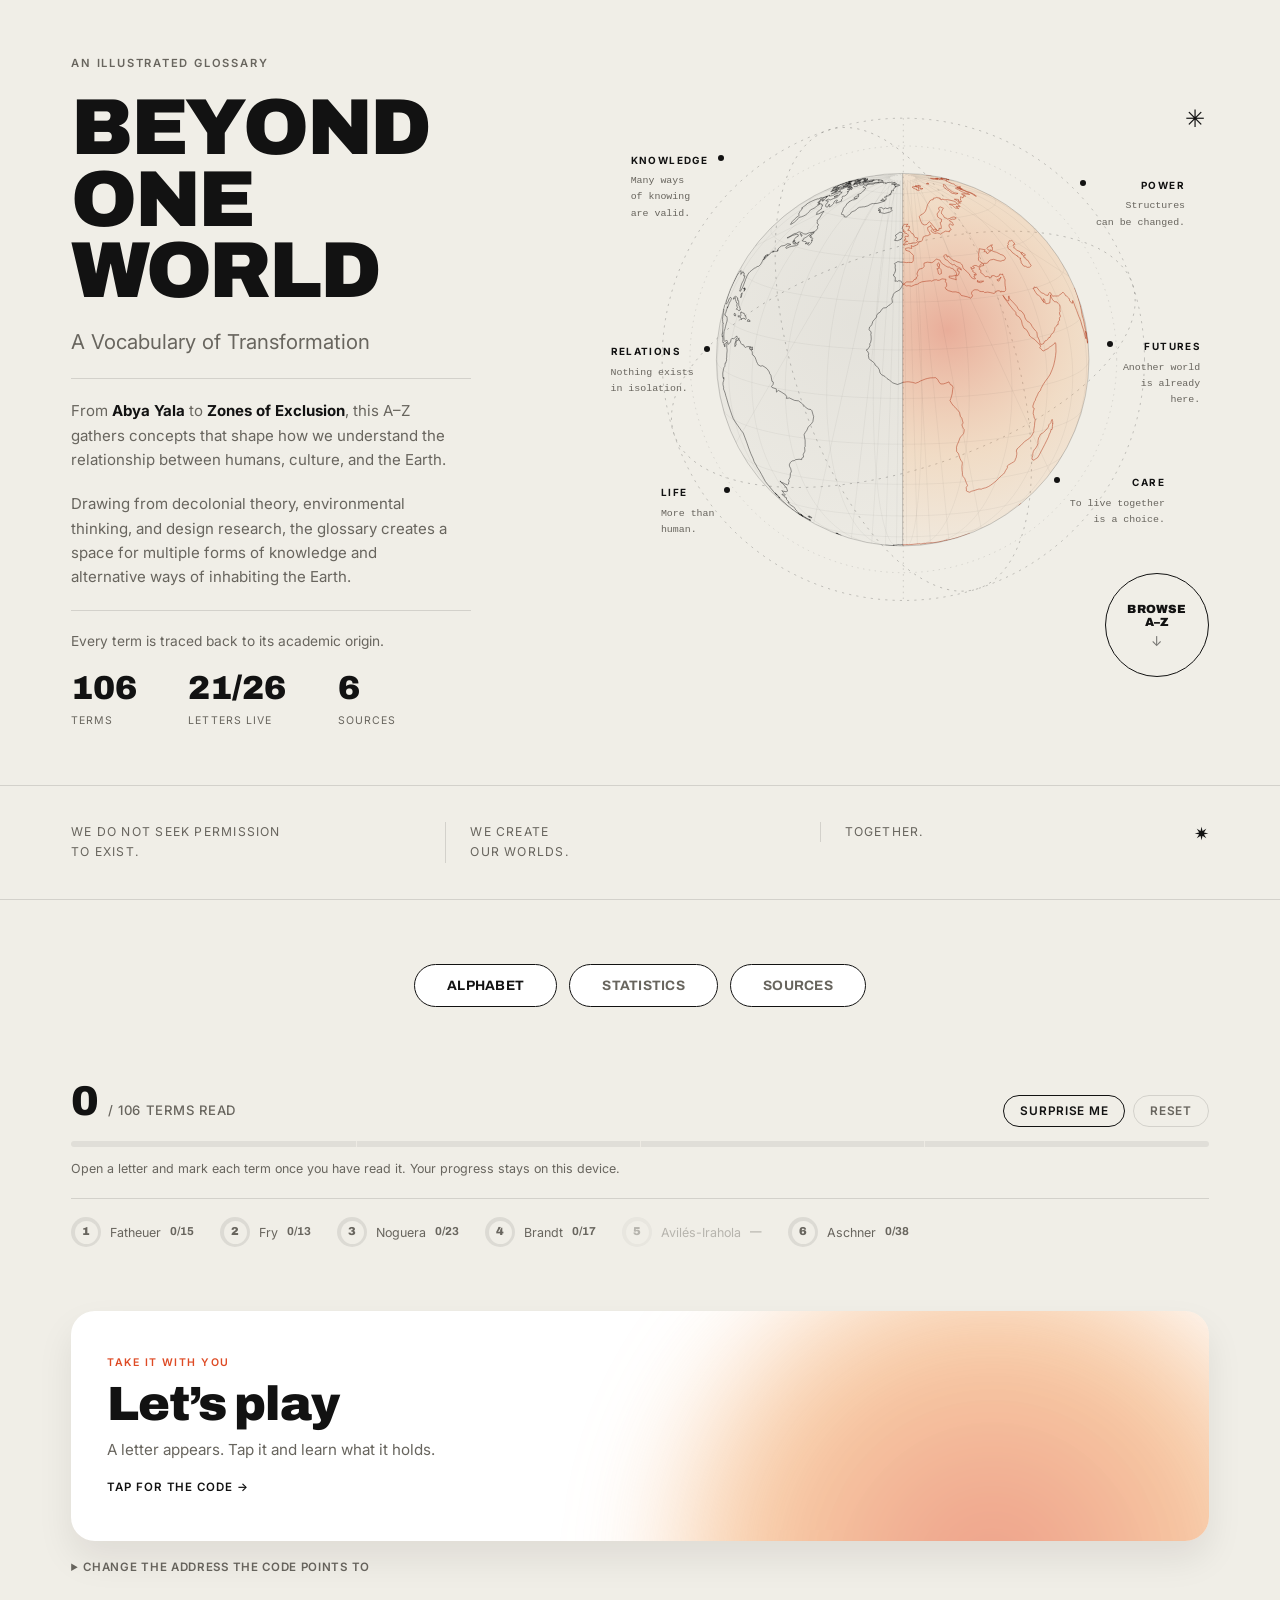
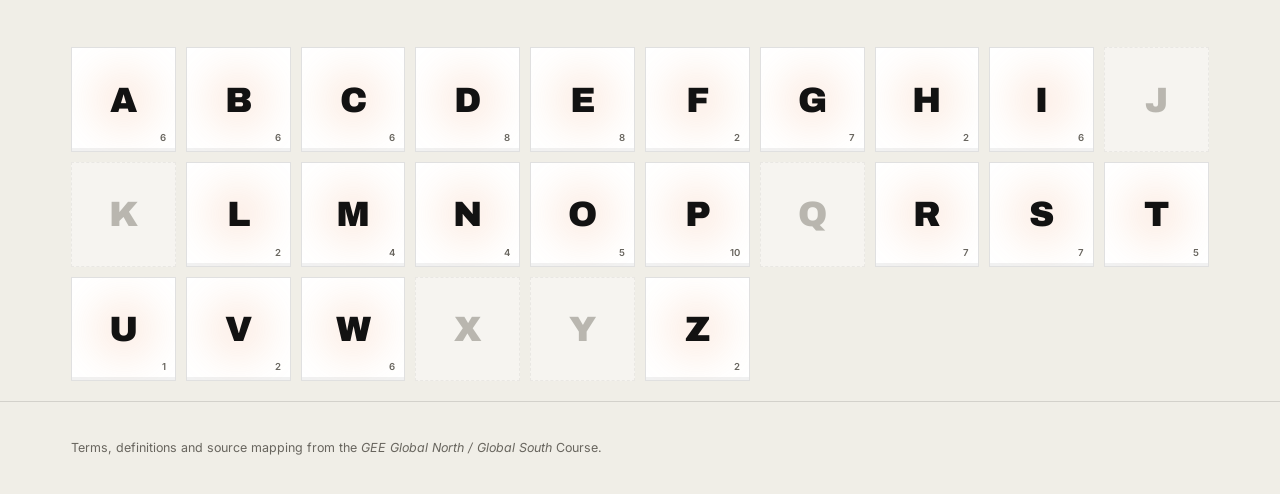
<file: index.html>
<!doctype html>
<html lang="en">
<head>
<meta charset="UTF-8">
<meta name="viewport" content="width=device-width, initial-scale=1.0">
<title>Vocabulary — Global North / Global South</title>
<meta name="description" content="An illustrated A–Z of terms around Global North and Global South, linked to their academic sources.">
<link rel="preconnect" href="https://fonts.googleapis.com">
<link rel="preconnect" href="https://fonts.gstatic.com" crossorigin>
<link href="https://fonts.googleapis.com/css2?family=Archivo:wght@500;700;900&family=Inter:wght@400;500;600;700&display=swap" rel="stylesheet">
<link rel="stylesheet" href="styles.css?v=20260728120611">
</head>
<body>

<header class="site-header">
  <div class="wrap hero">

    <div class="hero-main">
      <p class="eyebrow">An illustrated glossary</p>
      <h1>Beyond<br>One<br>World</h1>
      <p class="hero-subtitle">A Vocabulary of Transformation</p>

      <div class="hero-rule"></div>

      <p class="intro">
        From <strong>Abya Yala</strong> to <strong>Zones of Exclusion</strong>, this A–Z gathers
        concepts that shape how we understand the relationship between humans, culture, and the Earth.
      </p>
      <p class="intro">
        Drawing from decolonial theory, environmental thinking, and design research, the glossary
        creates a space for multiple forms of knowledge and alternative ways of inhabiting the Earth.
      </p>

      <div class="hero-rule"></div>

      <p class="intro-note">Every term is traced back to its academic origin.</p>

      <dl class="stats">
        <div><dt id="stat-terms">–</dt><dd>terms</dd></div>
        <div><dt id="stat-letters">–</dt><dd>letters live</dd></div>
        <div><dt>6</dt><dd>sources</dd></div>
      </dl>
    </div>

    <div class="hero-globe">
      <span class="hero-star" aria-hidden="true">✳</span>

      <div class="globe-stage">
        <svg class="orbits" viewBox="0 0 800 800" aria-hidden="true">
          <g class="orbit-spin">
            <ellipse cx="400" cy="400" rx="330" ry="330"/>
            <ellipse cx="400" cy="400" rx="330" ry="150" transform="rotate(-18 400 400)"/>
            <ellipse cx="400" cy="400" rx="150" ry="330" transform="rotate(-18 400 400)"/>
            <ellipse cx="400" cy="400" rx="292" ry="292" class="orbit-faint"/>
          </g>
          <line class="meridian" x1="400" y1="70" x2="400" y2="730"/>
        </svg>

        <div class="globe" id="globe-live"></div>

        <ul class="notes">
          <li class="note note-knowledge"><b>Knowledge</b><span>Many ways<br>of knowing<br>are valid.</span></li>
          <li class="note note-power"><b>Power</b><span>Structures<br>can be changed.</span></li>
          <li class="note note-relations"><b>Relations</b><span>Nothing exists<br>in isolation.</span></li>
          <li class="note note-futures"><b>Futures</b><span>Another world<br>is already<br>here.</span></li>
          <li class="note note-life"><b>Life</b><span>More than<br>human.</span></li>
          <li class="note note-care"><b>Care</b><span>To live together<br>is a choice.</span></li>
        </ul>
      </div>

      <a class="hero-badge" href="#alphabet" aria-label="Browse the A–Z">
        <span class="hero-badge-label">Browse<br>A–Z</span>
        <span class="hero-badge-arrow" aria-hidden="true">↓</span>
      </a>
    </div>

  </div>

  <div class="creed">
    <div class="wrap creed-inner">
      <p>We do not seek permission<br>to exist.</p>
      <p>We create<br>our worlds.</p>
      <p>Together.</p>
      <span class="creed-mark" aria-hidden="true">✷</span>
    </div>
  </div>
</header>

<main class="wrap">
  <nav class="section-tabs" aria-label="Sections">
    <button class="tab-btn is-active" data-tab="alphabet" aria-selected="true">Alphabet</button>
    <button class="tab-btn" data-tab="stats" aria-selected="false">Statistics</button>
    <button class="tab-btn" data-tab="sources" aria-selected="false">Sources</button>
  </nav>

  <div id="tab-alphabet" class="tab-panel">
    <section class="discovery" aria-label="Reading progress">
      <div class="disc-top">
        <div class="disc-count">
          <span id="disc-found">0</span><span class="disc-of">/ <span id="disc-total">0</span> terms read</span>
        </div>
        <div class="disc-actions">
          <button id="disc-random" class="disc-btn">Surprise me</button>
          <button id="disc-reset" class="disc-btn is-quiet">Reset</button>
        </div>
      </div>
      <div class="disc-track" role="progressbar" aria-valuemin="0" aria-valuemax="100" aria-valuenow="0">
        <span id="disc-fill" class="disc-fill"></span>
        <span class="disc-mark" style="left:25%"></span>
        <span class="disc-mark" style="left:50%"></span>
        <span class="disc-mark" style="left:75%"></span>
      </div>
      <p class="disc-hint">Open a letter and mark each term once you have read it. Your progress stays on this device.</p>
      <div id="disc-medals" class="disc-medals"></div>
    </section>

    <section class="handoff" aria-label="Play on your phone">
      <button id="flip" class="flip" aria-expanded="false">
        <span class="flip-inner">

          <span class="flip-face flip-front">
            <span class="flip-blob" aria-hidden="true"></span>
            <span class="flip-eyebrow">Take it with you</span>
            <span class="flip-title">Let’s play</span>
            <span class="flip-sub">A letter appears. Tap it and learn what it holds.</span>
            <span class="flip-hint">Tap for the code →</span>
          </span>

          <span class="flip-face flip-back">
            <span class="flip-qr" id="qr"></span>
            <span class="flip-back-text">
              <span class="flip-eyebrow">Scan to play</span>
              <span id="qr-url" class="flip-url"></span>
              <span class="flip-hint">Tap to turn back</span>
            </span>
          </span>

        </span>
      </button>

      <details class="handoff-adv">
        <summary>Change the address the code points to</summary>
        <p id="handoff-note" class="handoff-note" hidden></p>
        <label class="handoff-field">
          <span>Address your phone should open</span>
          <input id="handoff-url" type="text" inputmode="url" spellcheck="false" autocomplete="off">
        </label>
        <a id="handoff-open" class="handoff-open" href="play.html">Or just play here ↗</a>
      </details>
    </section>

    <section id="alphabet" class="alphabet" aria-label="Alphabet">
      <!-- letter tiles injected by app.js -->
    </section>

    <section id="wordpanel" class="wordpanel" hidden>
      <div class="wordpanel-head">
        <div class="wordpanel-letter" id="wp-letter"></div>
        <button id="wp-close" class="close-btn" aria-label="Close">✕</button>
      </div>
      <div id="wp-cards" class="cards"></div>
    </section>
  </div>

  <div id="cursor-tag" class="cursor-tag" aria-hidden="true"><span>Explore</span></div>

  <div id="toast" class="toast" role="status" aria-live="polite" hidden>
    <span class="toast-mark" id="toast-mark"></span>
    <span><strong id="toast-title"></strong><em id="toast-body"></em></span>
  </div>

  <div id="tab-sources" class="tab-panel" hidden>
    <section id="sources" class="sources">
      <h2>Sources</h2>
      <p class="sources-note">The numbers on each term refer to these academic texts. Each one links to the original text.</p>
      <ol id="sources-list" class="sources-list"></ol>
    </section>
  </div>

  <div id="tab-stats" class="tab-panel" hidden>
    <section class="stats-page">
      <h2>Statistics</h2>
      <p class="sources-note">
        A qualitative concept analysis of the six sources. Every text was read against the same
        framework, so the profiles can be compared: concepts are grouped, counted, and categorised
        by frequency using fixed thresholds.
      </p>
      <p class="sources-note method-note">
        <strong>Method.</strong> All frequencies are counted directly from the source PDFs. Running
        page headers and the reference list are removed before counting, and each concept group is
        matched by an explicit set of word forms, so no occurrence is counted under two groups.
        Alongside frequency, each concept records the number of pages it appears on — a concept can
        be frequent yet confined to one stretch of a text.
      </p>

      <nav class="stats-level-nav" aria-label="Statistics levels">
        <button class="level-btn is-active" data-level="glossary">Glossary</button>
        <button class="level-btn" data-level="source">Source profiles</button>
        <button class="level-btn" data-level="compare">Comparison</button>
        <button class="level-btn" data-level="network">Network</button>
      </nav>

      <!-- ---------- Level 0: the glossary itself ---------- -->
      <div class="level-panel" data-level-panel="glossary">
        <h3 class="stats-subhead">Terms per letter</h3>
        <div class="radial-wrap">
          <div class="radial-chart-box">
            <div class="radial-glow" aria-hidden="true"></div>
            <svg id="radial-letters" viewBox="0 0 400 400"></svg>
            <div class="radial-center-label">
              <span id="radial-total">–</span>
              <span>terms</span>
            </div>
          </div>
        </div>

        <h3 class="stats-subhead">Terms per source</h3>
        <div id="stats-sources" class="stat-cards"></div>
      </div>

      <!-- ---------- Level 1: one source at a time ---------- -->
      <div class="level-panel" data-level-panel="source" hidden>
        <div class="source-picker">
          <label for="stat-source-select">Source</label>
          <div class="select-shell">
            <select id="stat-source-select"></select>
            <span class="select-arrow" aria-hidden="true">▾</span>
          </div>
        </div>
        <div id="source-profile" class="source-profile" aria-live="polite"></div>
        <div id="word-freq-sections"></div>
      </div>

      <!-- ---------- Level 2: the six texts against each other ---------- -->
      <div class="level-panel" data-level-panel="compare" hidden>
        <div id="compare-sections"></div>
      </div>

      <!-- ---------- Level 3: concepts as a network ---------- -->
      <div class="level-panel" data-level-panel="network" hidden>
        <div id="network-sections"></div>
      </div>
    </section>
  </div>
</main>

<footer class="site-footer">
  <div class="wrap">
    <p>Terms, definitions and source mapping from the <em>GEE Global North / Global South</em> Course.</p>
  </div>
</footer>

<script src="assets/globe-data.js"></script>
<script src="globe.js"></script>
<script src="qr.js?v=20260728120611"></script>
<script src="data.js?v=20260728120611"></script>
<script src="app.js?v=20260728120611"></script>
</body>
</html>
</file>
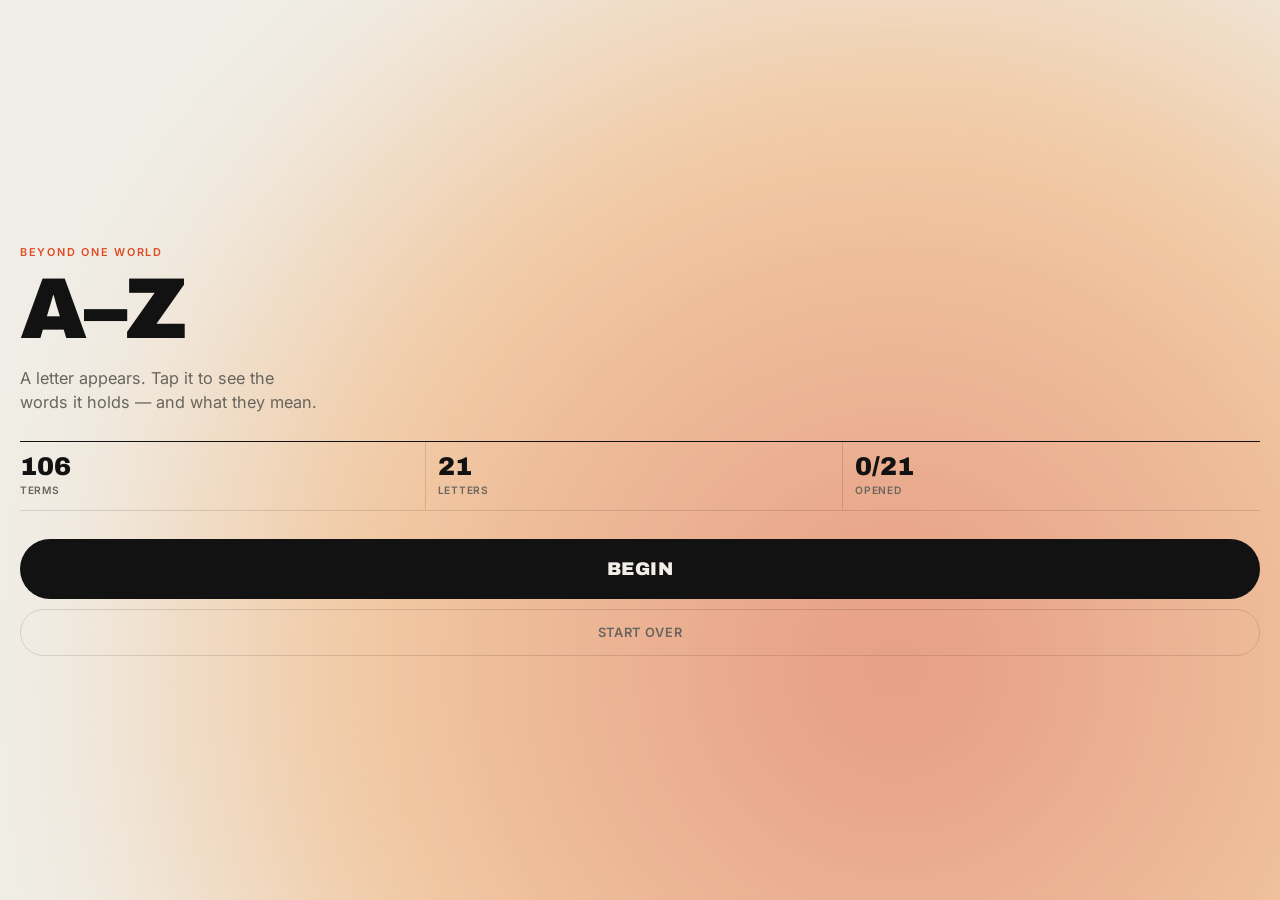
<file: play.html>
<!doctype html>
<html lang="en">
<head>
<meta charset="UTF-8">
<meta name="viewport" content="width=device-width, initial-scale=1.0, viewport-fit=cover, maximum-scale=1.0, user-scalable=no">
<meta name="theme-color" content="#F0EEE7">
<title>A–Z — Beyond One World</title>
<meta name="description" content="A letter appears. Tap it and learn what it holds.">
<link rel="preconnect" href="https://fonts.googleapis.com">
<link rel="preconnect" href="https://fonts.gstatic.com" crossorigin>
<link href="https://fonts.googleapis.com/css2?family=Archivo:wght@700;900&family=Inter:wght@400;500;600;700&display=swap" rel="stylesheet">
<link rel="stylesheet" href="play.css">
</head>
<body>

<!-- ---------------- start ---------------- -->
<section id="screen-start" class="screen is-on">
  <div class="start-blob" aria-hidden="true"></div>
  <p class="eyebrow">Beyond One World</p>
  <h1>A–Z</h1>
  <p class="start-lead">A letter appears. Tap it to see the words it holds — and what they mean.</p>
  <dl class="start-facts">
    <div><dt id="fact-terms">–</dt><dd>terms</dd></div>
    <div><dt id="fact-letters">–</dt><dd>letters</dd></div>
    <div><dt id="fact-seen">–</dt><dd>opened</dd></div>
  </dl>
  <button id="btn-start" class="big-btn">Begin</button>
  <button id="btn-reset" class="ghost-btn">Start over</button>
</section>

<!-- ---------------- the letter ---------------- -->
<section id="screen-letter" class="screen">
  <header class="mini-hud">
    <span id="hud-progress" class="hud-progress"></span>
    <button id="btn-quit" class="quit-btn" aria-label="Back to start">✕</button>
  </header>

  <button id="letter-card" class="letter-card" aria-label="Open this letter">
    <span class="letter-blob" aria-hidden="true"></span>
    <span id="letter-glyph" class="letter-glyph">A</span>
    <span id="letter-count" class="letter-count"></span>
  </button>

  <p class="letter-hint">Tap the letter</p>
</section>

<!-- ---------------- the words ---------------- -->
<section id="screen-words" class="screen">
  <header class="words-head">
    <span id="words-letter" class="words-letter">A</span>
    <div class="words-meta">
      <strong id="words-count"></strong>
      <em id="words-sub"></em>
    </div>
    <button id="btn-close" class="quit-btn" aria-label="Back">✕</button>
  </header>

  <div id="word-list" class="word-list"></div>

  <button id="btn-next" class="big-btn">Next letter</button>
</section>

<!-- ---------------- done ---------------- -->
<section id="screen-done" class="screen">
  <p class="eyebrow">That is the whole alphabet</p>
  <h1>Done</h1>
  <p class="start-lead">You opened every letter that holds a word. <span id="done-count"></span></p>
  <button id="btn-restart" class="big-btn">Go round again</button>
  <a id="link-home" class="ghost-btn" href="index.html">Back to the glossary</a>
</section>

<script src="data.js"></script>
<script src="play.js"></script>
</body>
</html>
</file>
<file: styles.css>
:root {
  --accent: #DE4B25;
  --accent-soft: #F2A25C;

  --bg: #F0EEE7;
  --ink: #121212;
  --ink-soft: #68655E;
  --paper: #FFFFFF;
  --line: rgba(18, 18, 18, 0.13);

  /* Concept families — five muted tones tuned to the warm off-white paper */
  --fam-eco: #4E7F63;
  --fam-pol: #DE4B25;
  --fam-dec: #8E4468;
  --fam-soc: #46688C;
  --fam-des: #C4862A;

  --font-display: 'Archivo', sans-serif;
  --font-body: 'Inter', sans-serif;

  /* vertical rhythm — one scale the whole page breathes from */
  --gap-xs: 10px;
  --gap-s:  20px;
  --gap-m:  36px;
  --gap-l:  64px;
  --gap-xl: 104px;
}

* { box-sizing: border-box; }

html { scroll-behavior: smooth; }

body {
  margin: 0;
  background: var(--bg);
  color: var(--ink);
  font-family: var(--font-body);
  line-height: 1.55;
}

.wrap {
  max-width: 1240px;
  margin: 0 auto;
  padding: 0 clamp(24px, 4vw, 56px);
}

/* ---------- Header / Hero ---------- */

.site-header {
  border-bottom: 1px solid var(--line);
  padding: var(--gap-s) 0 0;
  overflow: hidden;
  display: flex;
  flex-direction: column;
  min-height: 100svh;
}

/* auto side-margins would stop a flex item stretching, so state the width */
.site-header > .wrap { width: 100%; }

.hero {
  position: relative;
  display: grid;
  grid-template-columns: minmax(0, 0.86fr) minmax(0, 1.14fr);
  column-gap: clamp(40px, 5vw, 88px);
  align-items: center;
  flex: 1;
  padding-bottom: var(--gap-s);
}

.hero-main { grid-column: 1; }

.eyebrow {
  font-family: var(--font-body);
  font-weight: 600;
  letter-spacing: 0.16em;
  text-transform: uppercase;
  font-size: 0.7rem;
  color: var(--ink-soft);
  margin: 0 0 var(--gap-s);
}

h1 {
  font-family: var(--font-display);
  font-weight: 900;
  font-size: clamp(2.2rem, min(6.2vw, 9vh), 5rem);
  line-height: 0.9;
  margin: 0;
  color: var(--ink);
  text-transform: uppercase;
  letter-spacing: -0.03em;
}

.hero-subtitle {
  font-family: var(--font-body);
  font-weight: 400;
  font-size: clamp(1rem, 1.6vw, 1.3rem);
  color: var(--ink-soft);
  margin: var(--gap-s) 0 0;
}

.hero-rule {
  height: 1px;
  background: var(--line);
  margin: var(--gap-s) 0;
  max-width: 400px;
}

.intro {
  margin: 0 0 var(--gap-s);
  font-size: 0.94rem;
  line-height: 1.62;
  color: var(--ink-soft);
  max-width: 42ch;
}

.intro strong { color: var(--ink); font-weight: 700; }

.intro-note {
  margin: 0;
  font-size: 0.86rem;
  color: var(--ink-soft);
}

.stats {
  display: flex;
  gap: clamp(32px, 4vw, 60px);
  margin: var(--gap-s) 0 0;
}

.stats dt {
  font-family: var(--font-display);
  font-weight: 900;
  font-size: clamp(1.5rem, 2.6vw, 2.1rem);
  line-height: 1;
  color: var(--ink);
}

.stats dd {
  margin: 8px 0 0;
  font-size: 0.66rem;
  text-transform: uppercase;
  letter-spacing: 0.1em;
  color: var(--ink-soft);
}

/* ---- the globe ---- */

.hero-globe {
  grid-column: 2;
  position: relative;
  display: flex;
  align-items: center;
  justify-content: center;
  min-height: 0;
  padding-bottom: 66px;   /* clearance so the badge never sits on a note */
}

.hero-star {
  position: absolute;
  top: 0;
  right: 4px;
  font-size: 1.5rem;
  color: var(--ink);
  line-height: 1;
}

.globe-stage {
  position: relative;
  width: min(100%, 620px, 56vh);
  aspect-ratio: 1 / 1;
  display: flex;
  align-items: center;
  justify-content: center;
}

.orbits {
  position: absolute;
  inset: -8%;
  width: 116%;
  height: 116%;
  overflow: visible;
}

.orbits ellipse {
  fill: none;
  stroke: var(--ink);
  stroke-opacity: 0.3;
  stroke-width: 1;
  stroke-dasharray: 3 7;
}

.orbits .orbit-faint { stroke-opacity: 0.16; stroke-dasharray: 2 6; }

.orbits .meridian {
  stroke: var(--ink);
  stroke-opacity: 0.22;
  stroke-width: 1;
  stroke-dasharray: 2 6;
}

/* a very slow turn, so the drawing feels alive without asking for attention */
.orbit-spin {
  transform-origin: 400px 400px;
  animation: orbitTurn 240s linear infinite;
}

@keyframes orbitTurn { to { transform: rotate(360deg); } }

.globe {
  position: relative;
  z-index: 1;
  width: 84%;
  display: block;
}

.globe svg { display: block; width: 100%; height: auto; overflow: visible; }

/* ---- the six notes ---- */

.notes {
  position: absolute;
  inset: 0;
  list-style: none;
  margin: 0;
  padding: 0;
  z-index: 2;
  pointer-events: none;
}

.note {
  position: absolute;
  width: max-content;
  max-width: 15ch;
}

.note b {
  display: block;
  font-family: var(--font-body);
  font-weight: 700;
  font-size: 0.62rem;
  letter-spacing: 0.14em;
  text-transform: uppercase;
  color: var(--ink);
  margin-bottom: 5px;
}

.note span {
  display: block;
  font-family: ui-monospace, "SF Mono", Menlo, monospace;
  font-size: 0.62rem;
  line-height: 1.65;
  color: var(--ink-soft);
}

/* the little terminal dot on the orbit */
.note::after {
  content: "";
  position: absolute;
  top: 2px;
  width: 6px;
  height: 6px;
  border-radius: 50%;
  background: var(--ink);
}

.note-knowledge { top: 9%;  left: -4%; }
.note-relations { top: 47%; left: -8%; }
.note-life      { top: 75%; left: 2%; }
.note-power     { top: 14%; right: -6%; text-align: right; }
.note-futures   { top: 46%; right: -9%; text-align: right; }
.note-care      { top: 73%; right: -2%; text-align: right; }

.note-knowledge::after,
.note-relations::after,
.note-life::after { right: -16px; }

.note-power::after,
.note-futures::after,
.note-care::after { left: -16px; }

/* ---- browse badge ---- */

.hero-badge {
  position: absolute;
  right: 0;
  bottom: 0;
  width: 104px;
  height: 104px;
  border-radius: 50%;
  border: 1px solid var(--ink);
  display: flex;
  flex-direction: column;
  align-items: center;
  justify-content: center;
  gap: 6px;
  text-align: center;
  text-decoration: none;
  color: var(--ink);
  background: var(--bg);
  transition: background 0.25s ease, color 0.25s ease, transform 0.25s ease;
}

.hero-badge-label {
  font-family: var(--font-display);
  font-weight: 900;
  font-size: 0.74rem;
  letter-spacing: 0.01em;
  text-transform: uppercase;
  line-height: 1.1;
}

.hero-badge-arrow { font-size: 0.85rem; line-height: 1; opacity: 0.55; }

.hero-badge:hover { background: var(--ink); color: var(--bg); transform: scale(1.03); }
.hero-badge:hover .hero-badge-arrow { opacity: 1; transform: translateY(2px); }

/* ---- the creed band ---- */

.creed {
  border-top: 1px solid var(--line);
  padding: var(--gap-m) 0;
  margin-top: auto;
}

.creed-inner {
  position: relative;
  display: grid;
  grid-template-columns: repeat(3, 1fr) auto;
  gap: 28px;
  align-items: start;
}

.creed p {
  margin: 0;
  font-size: 0.76rem;
  letter-spacing: 0.1em;
  text-transform: uppercase;
  line-height: 1.7;
  color: var(--ink-soft);
  border-left: 1px solid var(--line);
  padding-left: 24px;
}

.creed p:first-child { border-left: 0; padding-left: 0; }

.creed-mark { font-size: 1.1rem; color: var(--ink); line-height: 1.4; }

@media (max-width: 1000px) {
  .hero {
    grid-template-columns: minmax(0, 1fr);
    row-gap: 40px;
  }
  .hero-main, .hero-globe { grid-column: 1; }
  .hero-globe {
    min-height: 0;
    padding-bottom: 0;
    flex-direction: column;
  }
  .globe-stage { width: min(100%, 460px); margin: 0 auto; }
  .hero-star { display: none; }
  .hero-badge {
    position: static;
    margin: 30px auto 0;
    flex: 0 0 auto;
    width: 104px;
    height: 104px;
  }
  .note { font-size: 0.9em; max-width: 12ch; }
}

@media (max-width: 620px) {
  .notes { display: none; }
  .orbits { inset: -4%; width: 108%; height: 108%; }
  .creed-inner { grid-template-columns: 1fr 1fr; gap: 16px; }
  .creed p { border-left: 0; padding-left: 0; font-size: 0.68rem; }
  .creed-mark { display: none; }
  .hero-rule { margin: 20px 0; }
}

@media (prefers-reduced-motion: reduce) {
  .orbit-spin { animation: none; }
}

/* ---------- Section tabs ---------- */

.section-tabs {
  display: flex;
  justify-content: center;
  gap: 12px;
  padding: var(--gap-l) 0 var(--gap-xs);
}

.tab-btn {
  position: relative;
  font-family: var(--font-display);
  font-weight: 700;
  font-size: 0.85rem;
  letter-spacing: 0.02em;
  text-transform: uppercase;
  padding: 13px 32px;
  border-radius: 999px;
  border: 1px solid var(--ink);
  background: var(--paper);
  color: var(--ink-soft);
  cursor: pointer;
  overflow: hidden;
  transition: color 0.15s ease;
}

.tab-btn::before {
  content: "";
  position: absolute;
  inset: -40%;
  background: radial-gradient(circle at 35% 35%, var(--accent) 0%, var(--accent-soft) 50%, transparent 82%);
  filter: blur(16px);
  opacity: 0;
  z-index: -1;
  transition: opacity 0.2s ease;
}

.tab-btn:hover::before {
  opacity: 0.45;
}

.tab-btn.is-active {
  color: var(--ink);
}

.tab-btn.is-active::before {
  opacity: 0.85;
}

/* ---------- Alphabet grid ---------- */

.alphabet {
  display: grid;
  grid-template-columns: repeat(auto-fill, minmax(104px, 1fr));
  gap: 10px;
  padding: var(--gap-l) 0 var(--gap-s);
}

.letter-tile {
  position: relative;
  aspect-ratio: 1 / 1;
  border: 1px solid var(--line);
  background: var(--paper);
  cursor: pointer;
  display: flex;
  align-items: center;
  justify-content: center;
  overflow: hidden;
  padding: 0;
  font-family: var(--font-display);
  font-weight: 900;
  font-size: clamp(1.6rem, 3.4vw, 2.2rem);
  color: var(--ink);
  transition: border-color 0.15s ease;
}

.letter-tile .blob {
  position: absolute;
  width: 74%;
  height: 74%;
  border-radius: 50%;
  background: radial-gradient(circle, var(--accent) 0%, var(--accent-soft) 55%, transparent 78%);
  filter: blur(18px);
  opacity: 0.16;
  z-index: 0;
  transition: opacity 0.18s ease, transform 0.18s ease;
}

.letter-tile:hover:not(.is-empty) .blob {
  opacity: 0.5;
  transform: scale(1.08);
}

.letter-tile:hover:not(.is-empty) {
  border-color: var(--ink);
}

.letter-tile .glyph {
  position: relative;
  z-index: 2;
}

.letter-tile .count {
  position: absolute;
  bottom: 8px;
  right: 9px;
  z-index: 2;
  font-family: var(--font-body);
  font-weight: 600;
  font-size: 0.6rem;
  color: var(--ink-soft);
}

.letter-tile.is-selected {
  border-color: var(--ink);
  border-width: 2px;
}

.letter-tile.is-empty {
  cursor: default;
  color: var(--ink-soft);
  opacity: 0.4;
  border-style: dashed;
}

/* ---------- Word panel ---------- */

.wordpanel {
  margin-top: var(--gap-l);
  background: var(--paper);
  border: 1px solid var(--line);
  box-shadow: 0 30px 60px rgba(20, 17, 14, 0.08);
  padding: 26px clamp(18px, 4vw, 36px) 36px;
}

.wordpanel-head {
  display: flex;
  align-items: baseline;
  justify-content: space-between;
  margin-bottom: 22px;
  padding-bottom: 18px;
  border-bottom: 1px solid var(--line);
}

.wordpanel-letter {
  font-family: var(--font-display);
  font-weight: 900;
  font-size: 2.1rem;
  color: var(--ink);
  display: flex;
  align-items: baseline;
  gap: 14px;
}

.wordpanel-letter .full {
  font-family: var(--font-body);
  font-weight: 500;
  font-size: 0.8rem;
  text-transform: uppercase;
  letter-spacing: 0.08em;
  color: var(--ink-soft);
}

.close-btn {
  border: 1px solid var(--ink);
  background: var(--paper);
  color: var(--ink);
  width: 34px;
  height: 34px;
  border-radius: 50%;
  font-size: 0.9rem;
  cursor: pointer;
  display: flex;
  align-items: center;
  justify-content: center;
  transition: background 0.12s ease, color 0.12s ease;
}

.close-btn:hover { background: var(--ink); color: var(--paper); }

.cards {
  display: grid;
  grid-template-columns: repeat(auto-fill, minmax(280px, 1fr));
  gap: var(--gap-s);
}

.card {
  background: var(--paper);
  border: 1px solid var(--line);
  padding: 20px 22px;
  transition: box-shadow 0.15s ease, border-color 0.15s ease;
}

.card:hover {
  border-color: var(--ink);
  box-shadow: 0 16px 32px rgba(20, 17, 14, 0.07);
}

.card h3 {
  font-family: var(--font-display);
  font-weight: 700;
  font-size: 1rem;
  text-transform: uppercase;
  letter-spacing: 0.01em;
  margin: 0 0 10px;
  color: var(--ink);
  display: flex;
  align-items: center;
  gap: 9px;
}

.card h3 .dot {
  width: 9px;
  height: 9px;
  border-radius: 50%;
  background: var(--accent);
  flex-shrink: 0;
}

.card p {
  margin: 0 0 14px;
  font-size: 0.92rem;
  color: var(--ink-soft);
}

.source-badge {
  display: inline-flex;
  align-items: center;
  gap: 5px;
  font-family: var(--font-body);
  font-weight: 600;
  font-size: 0.7rem;
  letter-spacing: 0.03em;
  text-transform: uppercase;
  background: transparent;
  color: var(--ink);
  border: 1px solid var(--ink);
  padding: 5px 11px;
  border-radius: 999px;
  cursor: pointer;
  text-decoration: none;
  transition: background 0.12s ease, color 0.12s ease;
}

.source-badge:hover { background: var(--ink); color: var(--paper); }

/* ---------- Sources ---------- */

.sources {
  margin: 64px 0 48px;
  padding-top: 32px;
  border-top: 1px solid var(--line);
}

.sources h2 {
  font-family: var(--font-display);
  font-weight: 900;
  text-transform: uppercase;
  font-size: 1.3rem;
  margin: 0 0 6px;
}

.sources-note {
  color: var(--ink-soft);
  margin: 0 0 24px;
  font-size: 0.9rem;
}

.sources-list {
  list-style: none;
  margin: 0;
  padding: 0;
  border-top: 1px solid var(--line);
}

.sources-list li {
  padding: 18px 0;
  border-bottom: 1px solid var(--line);
  display: grid;
  grid-template-columns: 36px 1fr;
  gap: 12px;
  align-items: start;
  scroll-margin-top: 24px;
}

.src-link {
  color: var(--ink);
}

.src-link:hover {
  color: var(--ink-soft);
}

.sources-list li.is-flash {
  animation: flash 1.1s ease;
}

@keyframes flash {
  0% { background: var(--accent-soft); }
  100% { background: transparent; }
}

.src-num {
  font-family: var(--font-display);
  font-weight: 900;
  color: var(--ink);
  font-size: 1.1rem;
}

.src-tags {
  display: flex;
  flex-wrap: wrap;
  gap: 6px;
  margin-bottom: 8px;
}

.src-type-tag {
  display: inline-block;
  font-family: var(--font-body);
  font-weight: 600;
  font-size: 0.62rem;
  letter-spacing: 0.05em;
  text-transform: uppercase;
  color: var(--ink-soft);
  border: 1px solid var(--line);
  border-radius: 999px;
  padding: 3px 9px;
}

.src-lang-tag {
  font-style: italic;
}

.src-citation {
  line-height: 1.5;
}

.src-title {
  font-style: italic;
  font-weight: 500;
}

.src-meta {
  font-size: 0.83rem;
  color: var(--ink-soft);
  margin-top: 4px;
}

.open-text-btn {
  display: inline-flex;
  align-items: center;
  gap: 6px;
  margin-top: 12px;
  font-family: var(--font-body);
  font-weight: 600;
  font-size: 0.72rem;
  letter-spacing: 0.03em;
  text-transform: uppercase;
  color: var(--ink);
  background: transparent;
  border: 1px solid var(--ink);
  padding: 6px 13px;
  border-radius: 999px;
  text-decoration: none;
  transition: background 0.12s ease, color 0.12s ease;
}

.open-text-btn:hover {
  background: var(--ink);
  color: var(--paper);
}

/* ---------- Statistics ---------- */

.stats-page {
  padding-bottom: var(--gap-l);
}

.stats-page h2 {
  font-family: var(--font-display);
  font-weight: 900;
  text-transform: uppercase;
  font-size: 1.4rem;
  margin: 0 0 6px;
}

.stats-subhead {
  font-family: var(--font-display);
  font-weight: 900;
  text-transform: uppercase;
  letter-spacing: 0.02em;
  font-size: 0.95rem;
  margin: var(--gap-l) 0 var(--gap-s);
  padding-top: var(--gap-m);
  border-top: 1px solid var(--line);
}

.radial-wrap {
  display: flex;
  justify-content: center;
  padding: 12px 0 8px;
}

.radial-chart-box {
  position: relative;
  width: min(400px, 90vw);
  height: min(400px, 90vw);
}

.radial-glow {
  position: absolute;
  inset: 12%;
  border-radius: 50%;
  background: radial-gradient(circle, var(--accent) 0%, var(--accent-soft) 50%, transparent 82%);
  filter: blur(38px);
  opacity: 0.4;
  z-index: 0;
}

.radial-chart-box svg {
  position: relative;
  z-index: 1;
  width: 100%;
  height: 100%;
  overflow: visible;
}

.radial-spoke {
  stroke: var(--ink);
  stroke-opacity: 0.55;
  stroke-width: 1.5;
  stroke-linecap: round;
  stroke-dasharray: 1 5;
}

.radial-dot {
  fill: var(--accent);
}

.radial-tick-label {
  font-family: var(--font-display);
  font-weight: 700;
  font-size: 12px;
  fill: var(--ink);
}

.radial-center-label {
  position: absolute;
  z-index: 2;
  inset: 0;
  display: flex;
  flex-direction: column;
  align-items: center;
  justify-content: center;
  pointer-events: none;
}

.radial-center-label span:first-child {
  font-family: var(--font-display);
  font-weight: 900;
  font-size: 2.6rem;
  color: var(--ink);
  line-height: 1;
}

.radial-center-label span:last-child {
  font-family: var(--font-body);
  font-weight: 600;
  font-size: 0.75rem;
  text-transform: uppercase;
  letter-spacing: 0.08em;
  color: var(--ink-soft);
  margin-top: 4px;
}

.stat-cards {
  display: grid;
  grid-template-columns: repeat(auto-fill, minmax(220px, 1fr));
  gap: 14px;
}

.stat-card {
  display: flex;
  align-items: center;
  gap: 14px;
  background: var(--paper);
  border-radius: 18px;
  padding: 16px 18px;
  box-shadow: 0 16px 32px rgba(20, 17, 14, 0.07);
}

.stat-card-badge {
  flex-shrink: 0;
  width: 38px;
  height: 38px;
  border-radius: 50%;
  background: var(--accent);
  color: var(--paper);
  display: flex;
  align-items: center;
  justify-content: center;
  font-family: var(--font-display);
  font-weight: 900;
  font-size: 1rem;
}

.stat-card-body {
  display: flex;
  flex-direction: column;
}

.stat-card-count {
  font-family: var(--font-display);
  font-weight: 900;
  font-size: 1.3rem;
  color: var(--ink);
  line-height: 1.1;
}

.stat-card-label {
  font-family: var(--font-body);
  font-size: 0.78rem;
  color: var(--ink-soft);
}

/* ---------- Word frequency ---------- */

.freq-section {
  margin-top: 8px;
}

.freq-wrap {
  display: flex;
  flex-wrap: wrap;
  align-items: center;
  gap: 32px;
  padding: 8px 0 28px;
}

.freq-chart-box {
  width: 200px;
  height: 200px;
  flex-shrink: 0;
}

.freq-chart-box svg {
  width: 100%;
  height: 100%;
}

.freq-legend {
  display: flex;
  flex-direction: column;
  gap: 10px;
}

.freq-legend-row {
  display: flex;
  align-items: center;
  gap: 10px;
  font-family: var(--font-body);
  font-weight: 600;
  font-size: 0.85rem;
  color: var(--ink);
}

.freq-swatch {
  width: 14px;
  height: 14px;
  border-radius: 50%;
  background: var(--accent);
  flex-shrink: 0;
}

.freq-cards {
  display: grid;
  grid-template-columns: repeat(auto-fit, minmax(230px, 1fr));
  gap: 16px;
}

.freq-card {
  background: var(--paper);
  border: 1px solid var(--line);
  border-radius: 14px;
  padding: 18px 20px;
}

.freq-card-head {
  display: flex;
  align-items: center;
  gap: 9px;
  margin-bottom: 4px;
}

.freq-card-head h4 {
  margin: 0;
  font-family: var(--font-display);
  font-weight: 900;
  text-transform: uppercase;
  font-size: 0.9rem;
  color: var(--ink);
}

.freq-card-desc {
  margin: 0 0 14px;
  font-size: 0.8rem;
  color: var(--ink-soft);
}

.freq-term-list {
  list-style: none;
  margin: 0;
  padding: 0;
  display: flex;
  flex-direction: column;
  gap: 12px;
}

.freq-term-list li {
  padding-top: 12px;
  border-top: 1px solid var(--line);
}

.freq-term-list li:first-child {
  padding-top: 0;
  border-top: none;
}

.freq-term {
  font-family: var(--font-display);
  font-weight: 700;
  font-size: 0.88rem;
  color: var(--ink);
}

.freq-original {
  font-style: italic;
  font-size: 0.78rem;
  color: var(--ink-soft);
  margin-left: 6px;
}

.freq-term-list p {
  margin: 4px 0 0;
  font-size: 0.8rem;
  color: var(--ink-soft);
}

@media (max-width: 560px) {
  .freq-wrap {
    flex-direction: column;
    align-items: flex-start;
  }
}

/* ---------- Footer ---------- */

.site-footer {
  border-top: 1px solid var(--line);
  padding: var(--gap-m) 0;
}

.site-footer p {
  margin: 0;
  font-size: 0.78rem;
  color: var(--ink-soft);
}

@media (max-width: 520px) {
  .alphabet {
    grid-template-columns: repeat(auto-fill, minmax(74px, 1fr));
  }
  .letter-tile { font-size: 1.35rem; }

  .section-tabs {
    gap: 6px;
  }
  .tab-btn {
    padding: 11px 14px;
    font-size: 0.7rem;
  }
}

/* ---------- Statistics: levels, source profiles, comparison, network ---------- */

.stats-level-nav {
  display: flex;
  flex-wrap: wrap;
  gap: 6px;
  margin: 26px 0 8px;
  padding-bottom: 18px;
  border-bottom: 1px solid var(--line);
}

.level-btn {
  font-family: var(--font-body);
  font-size: 0.78rem;
  font-weight: 600;
  letter-spacing: 0.04em;
  text-transform: uppercase;
  color: var(--ink-soft);
  background: transparent;
  border: 1px solid var(--line);
  border-radius: 999px;
  padding: 8px 16px;
  cursor: pointer;
  transition: background 0.18s ease, color 0.18s ease, border-color 0.18s ease;
}

.level-btn:hover { border-color: var(--ink); color: var(--ink); }

.level-btn.is-active {
  background: var(--ink);
  border-color: var(--ink);
  color: var(--bg);
}

/* ---- source picker ---- */

.source-picker {
  display: flex;
  align-items: center;
  gap: 14px;
  margin: 30px 0 6px;
  flex-wrap: wrap;
}

.source-picker label {
  font-size: 0.72rem;
  font-weight: 600;
  letter-spacing: 0.1em;
  text-transform: uppercase;
  color: var(--ink-soft);
}

.select-shell {
  position: relative;
  flex: 1 1 340px;
  max-width: 620px;
}

.select-shell select {
  appearance: none;
  -webkit-appearance: none;
  width: 100%;
  font-family: var(--font-display);
  font-weight: 700;
  font-size: 1.02rem;
  color: var(--ink);
  background: var(--paper);
  border: 1px solid var(--line);
  border-radius: 999px;
  padding: 13px 46px 13px 20px;
  cursor: pointer;
  box-shadow: 0 12px 26px rgba(20, 17, 14, 0.06);
}

.select-shell select:focus-visible { outline: 2px solid var(--accent); outline-offset: 2px; }

.select-arrow {
  position: absolute;
  right: 20px;
  top: 50%;
  transform: translateY(-50%);
  pointer-events: none;
  color: var(--ink-soft);
  font-size: 0.9rem;
}

/* ---- profile header ---- */

.profile-head {
  display: flex;
  flex-wrap: wrap;
  gap: 26px;
  align-items: flex-start;
  justify-content: space-between;
  padding: 30px 0 6px;
}

.profile-head-main { flex: 1 1 420px; }

.profile-eyebrow {
  display: block;
  font-size: 0.7rem;
  font-weight: 600;
  letter-spacing: 0.12em;
  text-transform: uppercase;
  color: var(--accent);
  margin-bottom: 10px;
}

.profile-head h3 {
  font-family: var(--font-display);
  font-weight: 900;
  font-size: clamp(2rem, 5vw, 3.1rem);
  line-height: 0.98;
  letter-spacing: -0.02em;
  margin: 0 0 10px;
}

.profile-title {
  font-size: 0.95rem;
  font-weight: 500;
  margin: 0 0 12px;
  max-width: 58ch;
}

.profile-lead {
  font-size: 0.95rem;
  color: var(--ink-soft);
  margin: 0;
  max-width: 58ch;
}

.profile-focus {
  flex: 0 0 auto;
  border-left: 1px solid var(--line);
  padding-left: 20px;
  max-width: 220px;
}

.profile-focus span {
  display: block;
  font-size: 0.68rem;
  font-weight: 600;
  letter-spacing: 0.1em;
  text-transform: uppercase;
  color: var(--ink-soft);
  margin-bottom: 6px;
}

.profile-focus strong {
  font-family: var(--font-display);
  font-weight: 700;
  font-size: 1.05rem;
  line-height: 1.2;
}

.profile-figures {
  display: flex;
  flex-wrap: wrap;
  margin: 30px 0 4px;
  border-top: 1px solid var(--ink);
  border-bottom: 1px solid var(--line);
}

.profile-figures > div {
  flex: 1 1 132px;
  padding: 18px 20px 16px;
  border-left: 1px solid var(--line);
}

.profile-figures > div:first-child { border-left: 0; padding-left: 0; }

.profile-figures dt {
  font-family: var(--font-display);
  font-weight: 900;
  font-size: 1.9rem;
  line-height: 1;
  margin: 0 0 6px;
}

.profile-figures dt.is-word {
  font-size: 1.05rem;
  line-height: 1.15;
  padding-top: 4px;
}

.profile-figures dd {
  margin: 0;
  font-size: 0.72rem;
  font-weight: 600;
  letter-spacing: 0.06em;
  text-transform: uppercase;
  color: var(--ink-soft);
}

.profile-reading {
  font-size: 1.02rem;
  line-height: 1.65;
  max-width: 66ch;
  margin: 0;
  padding-left: 18px;
  border-left: 2px solid var(--accent);
}

/* ---- concept spectrum ---- */

.spec-head,
.spec-row {
  display: grid;
  grid-template-columns: 26px minmax(120px, 1.15fr) minmax(90px, 2fr) 48px 62px 24px;
  align-items: center;
  gap: 14px;
}

.spec-head {
  font-size: 0.66rem;
  font-weight: 600;
  letter-spacing: 0.1em;
  text-transform: uppercase;
  color: var(--ink-soft);
  padding-bottom: 8px;
  border-bottom: 1px solid var(--line);
}

.spec-head span { white-space: nowrap; }
.spec-head span:nth-child(1) { grid-column: 2; }
.spec-head span:nth-child(2) { grid-column: 4; text-align: right; }
.spec-head span:nth-child(3) { grid-column: 5; text-align: right; }

.spectrum {
  list-style: none;
  margin: 0;
  padding: 0;
}

.spec-row {
  padding: 13px 0;
  border-bottom: 1px solid var(--line);
}

.spec-rank {
  font-family: var(--font-display);
  font-size: 0.7rem;
  font-weight: 700;
  color: var(--ink-soft);
  opacity: 0.6;
}

.spec-term {
  font-family: var(--font-display);
  font-weight: 700;
  font-size: 0.95rem;
  line-height: 1.2;
}

.spec-bar-cell {
  display: block;
  height: 10px;
  background: rgba(18, 18, 18, 0.05);
  border-radius: 999px;
  overflow: hidden;
}

.spec-bar {
  display: block;
  height: 100%;
  border-radius: 999px;
  min-width: 3px;
}

.spec-freq {
  font-family: var(--font-display);
  font-weight: 900;
  font-size: 1.05rem;
  text-align: right;
}

.weight-dots {
  display: inline-flex;
  gap: 4px;
  justify-content: flex-end;
}

.wdot {
  width: 6px;
  height: 6px;
  border-radius: 50%;
  border: 1px solid var(--ink);
  opacity: 0.28;
}

.wdot.is-on { background: var(--ink); opacity: 1; }

.spec-cat {
  font-family: var(--font-display);
  font-weight: 900;
  font-size: 0.72rem;
  text-align: center;
  color: var(--paper);
  background: var(--ink);
  border-radius: 5px;
  padding: 2px 0;
  cursor: help;
}

.spec-cat.cat-B { background: var(--ink-soft); }
.spec-cat.cat-C { background: rgba(18, 18, 18, 0.32); }
.spec-cat.cat-D { background: rgba(18, 18, 18, 0.18); color: var(--ink); }

/* ---- family balance ---- */

.fam-block { margin-top: 4px; }

.fam-bar {
  display: flex;
  height: 22px;
  border-radius: 999px;
  overflow: hidden;
  gap: 2px;
  background: var(--line);
}

.fam-seg { display: block; }

.fam-legend {
  display: flex;
  flex-wrap: wrap;
  gap: 8px 26px;
  margin-top: 16px;
}

.fam-legend-row {
  display: flex;
  align-items: center;
  gap: 8px;
  font-size: 0.82rem;
}

.fam-swatch {
  width: 10px;
  height: 10px;
  border-radius: 3px;
  flex: 0 0 auto;
}

.fam-name { font-weight: 500; }

.fam-pct {
  font-family: var(--font-display);
  font-weight: 900;
}

.fam-count {
  font-size: 0.74rem;
  color: var(--ink-soft);
}

/* ---- frequency category bands ---- */

.cat-bands {
  display: grid;
  grid-template-columns: repeat(auto-fit, minmax(150px, 1fr));
  gap: 2px;
  background: var(--line);
  border: 1px solid var(--line);
  border-radius: 16px;
  overflow: hidden;
}

.cat-band {
  background: var(--paper);
  padding: 16px 18px;
  display: flex;
  flex-direction: column;
  gap: 2px;
}

.cat-band.is-empty { background: var(--bg); opacity: 0.55; }

.cat-band-letter {
  font-family: var(--font-display);
  font-weight: 900;
  font-size: 0.8rem;
  color: var(--accent);
  letter-spacing: 0.08em;
}

.cat-band-count {
  font-family: var(--font-display);
  font-weight: 900;
  font-size: 1.7rem;
  line-height: 1.1;
}

.cat-band-label { font-size: 0.85rem; font-weight: 600; }

.cat-band-rule {
  font-size: 0.72rem;
  color: var(--ink-soft);
}

/* ---- weight / frequency plot ---- */

.plot-box {
  background: var(--paper);
  border-radius: 20px;
  padding: 14px 16px 10px;
  box-shadow: 0 16px 32px rgba(20, 17, 14, 0.06);
}

.plot-box svg { width: 100%; height: auto; display: block; overflow: visible; }

.plot-grid { stroke: var(--line); stroke-width: 1; }

.plot-axis {
  font-family: var(--font-body);
  font-size: 10px;
  font-weight: 600;
  fill: var(--ink-soft);
}

.plot-label {
  font-family: var(--font-body);
  font-size: 10.5px;
  font-weight: 500;
  fill: var(--ink);
}

.plot-node circle { transition: r 0.15s ease; }
.plot-node:hover circle { r: 9; }

.plot-axes-labels {
  display: flex;
  justify-content: space-between;
  font-size: 0.68rem;
  font-weight: 600;
  letter-spacing: 0.08em;
  text-transform: uppercase;
  color: var(--ink-soft);
  padding: 4px 4px 2px;
}

/* ---- shared-concept matrix ---- */

.mx-scroll { overflow-x: auto; padding-bottom: 4px; }

.matrix { min-width: 620px; }

.mx-row {
  display: grid;
  grid-template-columns: minmax(190px, 1.4fr) repeat(6, 1fr) 54px;
  align-items: center;
  gap: 4px;
  border-bottom: 1px solid var(--line);
  padding: 9px 0;
}

.mx-head {
  border-bottom: 1px solid var(--ink);
  padding-bottom: 10px;
}

.mx-col-head {
  display: flex;
  flex-direction: column;
  align-items: center;
  gap: 1px;
  font-size: 0.62rem;
  letter-spacing: 0.04em;
  text-transform: uppercase;
  color: var(--ink-soft);
  line-height: 1.1;
  text-align: center;
}

.mx-col-head b {
  font-family: var(--font-display);
  font-size: 0.86rem;
  color: var(--ink);
}

.mx-label {
  display: flex;
  align-items: center;
  gap: 9px;
  font-family: var(--font-display);
  font-weight: 700;
  font-size: 0.86rem;
}

.mx-cell {
  display: flex;
  align-items: center;
  justify-content: center;
  min-height: 34px;
}

.mx-dot { display: block; border-radius: 50%; }

.mx-empty {
  width: 4px;
  height: 4px;
  border-radius: 50%;
  background: var(--ink);
  opacity: 0.14;
}

.mx-total {
  font-family: var(--font-display);
  font-weight: 900;
  font-size: 0.95rem;
  text-align: center;
  color: var(--ink-soft);
}

.mx-head .mx-total {
  font-family: var(--font-body);
  font-weight: 600;
  font-size: 0.6rem;
  letter-spacing: 0.06em;
  text-transform: uppercase;
}

/* ---- similarity triangle ---- */

.sim-wrap {
  display: flex;
  flex-wrap: wrap;
  gap: 32px;
  align-items: flex-start;
}

.sim-grid { flex: 1 1 340px; min-width: 300px; }

.sim-row {
  display: grid;
  grid-template-columns: minmax(120px, 1fr) repeat(5, 46px);
  align-items: center;
  gap: 3px;
}

.sim-label {
  font-size: 0.78rem;
  color: var(--ink-soft);
  padding-right: 10px;
  text-align: right;
  white-space: nowrap;
  overflow: hidden;
  text-overflow: ellipsis;
}

.sim-label b {
  font-family: var(--font-display);
  color: var(--ink);
}

.sim-cell {
  position: relative;
  height: 46px;
  display: flex;
  align-items: center;
  justify-content: center;
  border-radius: 6px;
  overflow: hidden;
}

.sim-col-head {
  height: 26px;
  font-family: var(--font-display);
  font-weight: 700;
  font-size: 0.82rem;
  color: var(--ink-soft);
}

.sim-void { background: transparent; }

.sim-fill {
  position: absolute;
  inset: 0;
  background: var(--accent);
}

.sim-n {
  position: relative;
  font-family: var(--font-display);
  font-weight: 900;
  font-size: 1rem;
  color: var(--paper);
  mix-blend-mode: normal;
}

.sim-n.is-light { color: var(--ink); }
.sim-n.is-zero { color: var(--ink-soft); opacity: 0.5; }

.sim-notes {
  flex: 1 1 260px;
  display: flex;
  flex-direction: column;
  gap: 14px;
}

.sim-note {
  background: var(--paper);
  border-radius: 18px;
  padding: 16px 18px;
  box-shadow: 0 16px 32px rgba(20, 17, 14, 0.06);
}

.sim-note span {
  display: block;
  font-size: 0.66rem;
  font-weight: 600;
  letter-spacing: 0.1em;
  text-transform: uppercase;
  color: var(--accent);
  margin-bottom: 4px;
}

.sim-note strong {
  display: block;
  font-family: var(--font-display);
  font-weight: 900;
  font-size: 1.1rem;
  margin-bottom: 4px;
}

.sim-note p {
  margin: 0;
  font-size: 0.84rem;
  color: var(--ink-soft);
}

/* ---- family fingerprints ---- */

.fp-wrap { padding-top: 4px; }

.fp-grid {
  display: grid;
  grid-template-columns: repeat(6, 1fr);
  gap: 12px;
}

.fp-col { margin: 0; }

.fp-bars {
  display: flex;
  align-items: flex-end;
  gap: 4px;
  height: 130px;
  padding-bottom: 8px;
  border-bottom: 1px solid var(--ink);
}

.fp-track {
  flex: 1;
  height: 100%;
  display: flex;
  align-items: flex-end;
  background: rgba(18, 18, 18, 0.04);
  border-radius: 3px 3px 0 0;
}

.fp-fill {
  width: 100%;
  border-radius: 3px 3px 0 0;
  min-height: 1px;
}

.fp-col figcaption {
  display: flex;
  flex-direction: column;
  gap: 1px;
  padding-top: 8px;
  font-size: 0.68rem;
  color: var(--ink-soft);
  line-height: 1.2;
}

.fp-col figcaption b {
  font-family: var(--font-display);
  font-size: 0.95rem;
  color: var(--ink);
}

.fp-legend { margin-top: 18px; }

/* ---- corpus ranking ---- */

.corpus-rank {
  list-style: none;
  margin: 0;
  padding: 0;
  display: flex;
  flex-wrap: wrap;
  align-items: baseline;
  gap: 4px 24px;
}

.corpus-rank li {
  display: flex;
  align-items: baseline;
  gap: 8px;
}

.cr-word {
  font-family: var(--font-display);
  font-weight: 900;
  line-height: 1.15;
  letter-spacing: -0.01em;
}

.cr-meta {
  font-size: 0.68rem;
  font-weight: 600;
  color: var(--ink-soft);
  white-space: nowrap;
}

/* ---- unique concepts ---- */

.uniq-grid {
  display: grid;
  grid-template-columns: repeat(auto-fit, minmax(200px, 1fr));
  gap: 18px;
}

.uniq-col {
  background: var(--paper);
  border-radius: 18px;
  padding: 18px;
  box-shadow: 0 16px 32px rgba(20, 17, 14, 0.06);
}

.uniq-col h4 {
  display: flex;
  align-items: center;
  gap: 8px;
  font-family: var(--font-display);
  font-weight: 900;
  font-size: 0.95rem;
  margin: 0 0 4px;
}

.uniq-num {
  display: inline-flex;
  align-items: center;
  justify-content: center;
  width: 22px;
  height: 22px;
  border-radius: 50%;
  background: var(--ink);
  color: var(--bg);
  font-size: 0.72rem;
}

.uniq-count {
  font-size: 0.72rem;
  color: var(--ink-soft);
  margin: 0 0 10px;
}

.uniq-col ul {
  list-style: none;
  margin: 0;
  padding: 0;
}

.uniq-col li {
  display: flex;
  align-items: center;
  gap: 8px;
  font-size: 0.82rem;
  padding: 5px 0;
  border-top: 1px solid var(--line);
}

/* ---- network ---- */

.net-box {
  position: relative;
  width: 100%;
  max-width: 760px;
  margin: 0 auto;
}

.net-glow {
  position: absolute;
  inset: 22%;
  border-radius: 50%;
  background: radial-gradient(circle, var(--accent) 0%, var(--accent-soft) 50%, transparent 78%);
  filter: blur(52px);
  opacity: 0.28;
  z-index: 0;
}

.net-box svg {
  position: relative;
  z-index: 1;
  width: 100%;
  height: auto;
  display: block;
  overflow: visible;
}

.net-edge {
  fill: none;
  stroke: var(--ink);
  stroke-opacity: 0.1;
  stroke-width: 0.9;
}

.net-edge.is-bridge {
  stroke-opacity: 0.24;
  stroke-width: 1.1;
}

.net-label {
  font-family: var(--font-body);
  font-size: 10.5px;
  font-weight: 500;
  fill: var(--ink);
  paint-order: stroke;
  stroke: var(--bg);
  stroke-width: 3px;
  stroke-linejoin: round;
}

.net-label.is-strong {
  font-family: var(--font-display);
  font-weight: 700;
  font-size: 12px;
}

.net-node circle { transition: fill-opacity 0.15s ease; }
.net-node:hover circle { fill-opacity: 1; }
.net-node:hover .net-label { font-weight: 700; }

.net-text circle {
  fill: var(--ink);
}

.net-text-num {
  font-family: var(--font-display);
  font-weight: 900;
  font-size: 14px;
  fill: var(--bg);
}

.net-text-name {
  font-family: var(--font-display);
  font-weight: 700;
  font-size: 12.5px;
  fill: var(--ink);
  paint-order: stroke;
  stroke: var(--bg);
  stroke-width: 3.5px;
  stroke-linejoin: round;
}

.net-legend { justify-content: center; margin-top: 6px; }

/* ---- bridges & family pairs ---- */

.bridge-list,
.fam-pairs {
  list-style: none;
  margin: 0;
  padding: 0;
}

.br-row {
  display: grid;
  grid-template-columns: 4px minmax(140px, 1.6fr) auto 34px;
  align-items: center;
  gap: 14px;
  padding: 11px 0;
  border-bottom: 1px solid var(--line);
}

.br-strength {
  height: 26px;
  border-radius: 999px;
}

.br-name {
  font-family: var(--font-display);
  font-weight: 700;
  font-size: 0.95rem;
}

.br-chips { display: flex; gap: 5px; flex-wrap: wrap; }

.br-chip {
  display: inline-flex;
  align-items: center;
  justify-content: center;
  width: 21px;
  height: 21px;
  border-radius: 50%;
  border: 1px solid var(--line);
  background: var(--paper);
  font-family: var(--font-display);
  font-weight: 700;
  font-size: 0.7rem;
}

.br-count {
  font-family: var(--font-display);
  font-weight: 900;
  font-size: 1.05rem;
  text-align: right;
}

.fam-pairs li {
  display: flex;
  align-items: center;
  gap: 8px;
  font-size: 0.88rem;
  padding: 9px 0;
  border-bottom: 1px solid var(--line);
}

.fp-link { color: var(--ink-soft); margin: 0 2px; }

.fp-n {
  margin-left: auto;
  font-size: 0.72rem;
  font-weight: 600;
  color: var(--ink-soft);
}

@media (max-width: 820px) {
  .spec-head,
  .spec-row {
    grid-template-columns: 22px minmax(90px, 1.2fr) minmax(60px, 1.4fr) 42px 24px;
    gap: 10px;
  }
  .spec-head span:nth-child(3) { display: none; }
  .weight-dots { display: none; }
  .fp-grid { grid-template-columns: repeat(3, 1fr); row-gap: 20px; }
  .profile-focus { border-left: 0; padding-left: 0; }
  .sim-row { grid-template-columns: minmax(80px, 1fr) repeat(5, 38px); }
  .sim-cell { height: 38px; }
}

.plot-leader {
  stroke: var(--ink);
  stroke-opacity: 0.22;
  stroke-width: 1;
}

.net-ring {
  fill: none;
  stroke: var(--line);
  stroke-width: 1;
  stroke-dasharray: 2 7;
}

/* ---------- Reading progress ---------- */

.discovery {
  padding: var(--gap-l) 0 0;
}

.disc-top {
  display: flex;
  align-items: baseline;
  justify-content: space-between;
  gap: 18px;
  flex-wrap: wrap;
  margin-bottom: 14px;
}

.disc-count {
  font-family: var(--font-display);
  font-weight: 900;
  font-size: clamp(1.6rem, 4vw, 2.6rem);
  line-height: 1;
  letter-spacing: -0.02em;
}

.disc-of {
  font-family: var(--font-body);
  font-weight: 500;
  font-size: 0.82rem;
  letter-spacing: 0.04em;
  text-transform: uppercase;
  color: var(--ink-soft);
  margin-left: 10px;
}

.disc-actions { display: flex; gap: 8px; }

.disc-btn {
  font-family: var(--font-body);
  font-size: 0.74rem;
  font-weight: 600;
  letter-spacing: 0.06em;
  text-transform: uppercase;
  color: var(--ink);
  background: transparent;
  border: 1px solid var(--ink);
  border-radius: 999px;
  padding: 8px 16px;
  cursor: pointer;
  transition: background 0.15s ease, color 0.15s ease, border-color 0.15s ease;
}

.disc-btn:hover { background: var(--ink); color: var(--bg); }

.disc-btn.is-quiet { border-color: var(--line); color: var(--ink-soft); }
.disc-btn.is-quiet:hover { background: transparent; border-color: var(--ink); color: var(--ink); }

.disc-track {
  position: relative;
  height: 6px;
  border-radius: 999px;
  background: rgba(18, 18, 18, 0.07);
  overflow: hidden;
}

.disc-fill {
  display: block;
  height: 100%;
  width: 0;
  border-radius: 999px;
  background: linear-gradient(90deg, var(--accent-soft), var(--accent));
  transition: width 0.45s cubic-bezier(0.22, 1, 0.36, 1);
}

.disc-mark {
  position: absolute;
  top: 0;
  width: 1px;
  height: 100%;
  background: var(--bg);
  opacity: 0.85;
}

.disc-hint {
  font-size: 0.78rem;
  color: var(--ink-soft);
  margin: 12px 0 0;
}

.disc-medals {
  display: flex;
  flex-wrap: wrap;
  gap: 10px 26px;
  margin-top: 20px;
  padding-top: 18px;
  border-top: 1px solid var(--line);
}

.medal {
  display: flex;
  align-items: center;
  gap: 9px;
  font-size: 0.78rem;
}

.medal-ring {
  width: 30px;
  height: 30px;
  border-radius: 50%;
  display: flex;
  align-items: center;
  justify-content: center;
  flex: 0 0 auto;
  transition: transform 0.25s ease;
}

.medal-core {
  width: 23px;
  height: 23px;
  border-radius: 50%;
  background: var(--bg);
  display: flex;
  align-items: center;
  justify-content: center;
  font-family: var(--font-display);
  font-weight: 900;
  font-size: 0.72rem;
  color: var(--ink-soft);
}

.medal.is-complete .medal-ring { transform: scale(1.06); }
.medal.is-complete .medal-core { background: var(--ink); color: var(--bg); }
.medal.is-complete .medal-name { font-weight: 700; color: var(--ink); }

.medal-name { color: var(--ink-soft); }

.medal.is-none { opacity: 0.42; }
.medal.is-none .medal-ring { background: rgba(18, 18, 18, 0.09) !important; }

.medal-count {
  font-family: var(--font-display);
  font-weight: 700;
  font-size: 0.72rem;
  color: var(--ink-soft);
}

/* ---- tile states ---- */

.letter-tile .tile-track {
  position: absolute;
  left: 0;
  bottom: 0;
  width: 100%;
  height: 3px;
  background: rgba(18, 18, 18, 0.06);
  z-index: 2;
}

.letter-tile .tile-fill {
  display: block;
  height: 100%;
  width: 0;
  background: var(--accent);
  transition: width 0.4s cubic-bezier(0.22, 1, 0.36, 1);
}

.letter-tile .tile-check {
  position: absolute;
  top: 7px;
  left: 9px;
  z-index: 2;
  font-size: 0.7rem;
  color: var(--accent);
  opacity: 0;
  transform: scale(0.4);
  transition: opacity 0.2s ease, transform 0.25s cubic-bezier(0.22, 1, 0.36, 1);
}

.letter-tile.is-started { border-color: rgba(18, 18, 18, 0.3); }

.letter-tile.is-complete {
  background: var(--ink);
  border-color: var(--ink);
  color: var(--bg);
}

.letter-tile.is-complete .count { color: rgba(255, 255, 255, 0.62); }
.letter-tile.is-complete .tile-track { background: rgba(255, 255, 255, 0.16); }
.letter-tile.is-complete .tile-fill { background: var(--accent-soft); }

.letter-tile.is-complete .tile-check {
  opacity: 1;
  transform: scale(1);
  color: var(--accent-soft);
}

/* ---- card collect control ---- */

.card { position: relative; transition: box-shadow 0.2s ease, transform 0.2s ease; }

.card-foot {
  display: flex;
  align-items: center;
  justify-content: space-between;
  gap: 12px;
  margin-top: 14px;
  padding-top: 12px;
  border-top: 1px solid var(--line);
}

.collect-btn {
  display: inline-flex;
  align-items: center;
  gap: 8px;
  background: transparent;
  border: 0;
  padding: 4px 2px;
  cursor: pointer;
  font-family: var(--font-body);
  font-size: 0.7rem;
  font-weight: 600;
  letter-spacing: 0.05em;
  text-transform: uppercase;
  color: var(--ink-soft);
  transition: color 0.15s ease;
}

.collect-btn:hover { color: var(--ink); }

.collect-ring {
  width: 20px;
  height: 20px;
  border-radius: 50%;
  border: 1.5px solid var(--line);
  display: flex;
  align-items: center;
  justify-content: center;
  transition: background 0.2s ease, border-color 0.2s ease, transform 0.25s cubic-bezier(0.22, 1, 0.36, 1);
}

.collect-btn:hover .collect-ring { border-color: var(--ink); }

.collect-tick {
  font-size: 0.62rem;
  line-height: 1;
  color: var(--paper);
  opacity: 0;
  transform: scale(0.3);
  transition: opacity 0.18s ease, transform 0.25s cubic-bezier(0.34, 1.56, 0.64, 1);
}

.card.is-read .collect-ring {
  background: var(--accent);
  border-color: var(--accent);
  transform: scale(1.06);
}

.card.is-read .collect-tick { opacity: 1; transform: scale(1); }
.card.is-read .collect-btn { color: var(--accent); }
.card.is-read .dot { background: var(--accent); }

.card.just-read { animation: cardPop 0.45s cubic-bezier(0.22, 1, 0.36, 1); }

@keyframes cardPop {
  0%   { transform: scale(1); }
  40%  { transform: scale(1.022); }
  100% { transform: scale(1); }
}

.card.is-spotlit { animation: cardSpot 1.5s ease; }

@keyframes cardSpot {
  0%, 100% { box-shadow: 0 16px 32px rgba(20, 17, 14, 0.07); }
  25%      { box-shadow: 0 0 0 3px var(--accent), 0 16px 32px rgba(20, 17, 14, 0.12); }
}

/* ---- milestone toast ---- */

.toast {
  position: fixed;
  left: 50%;
  bottom: 26px;
  z-index: 60;
  display: flex;
  align-items: center;
  gap: 14px;
  max-width: min(440px, calc(100vw - 32px));
  padding: 14px 22px 14px 16px;
  border-radius: 999px;
  background: var(--ink);
  color: var(--bg);
  box-shadow: 0 20px 44px rgba(20, 17, 14, 0.28);
  transform: translate(-50%, 130%);
  opacity: 0;
  transition: transform 0.42s cubic-bezier(0.22, 1, 0.36, 1), opacity 0.3s ease;
}

.toast.is-up { transform: translate(-50%, 0); opacity: 1; }

.toast-mark {
  flex: 0 0 auto;
  width: 30px;
  height: 30px;
  border-radius: 50%;
  background: var(--accent);
  display: flex;
  align-items: center;
  justify-content: center;
  font-size: 0.85rem;
}

.toast strong {
  display: block;
  font-family: var(--font-display);
  font-weight: 900;
  font-size: 0.92rem;
  letter-spacing: -0.01em;
}

.toast em {
  display: block;
  font-style: normal;
  font-size: 0.76rem;
  opacity: 0.72;
  margin-top: 1px;
}

@media (prefers-reduced-motion: reduce) {
  .disc-fill, .tile-fill, .collect-ring, .collect-tick, .toast { transition-duration: 0.01ms; }
  .card.just-read, .card.is-spotlit { animation: none; }
}

@media (max-width: 560px) {
  .disc-medals { gap: 10px 16px; }
  .medal-name { display: none; }
}

/* ---------- Swiss smiley ---------- */

.smiley {
  width: 100%;
  height: 100%;
  display: block;
  overflow: visible;
}

.smiley .sm-face { fill: currentColor; }
.smiley .sm-eye  { fill: currentColor; }

.smiley .sm-mouth {
  fill: none;
  stroke: currentColor;
  stroke-width: 2;
  stroke-linecap: butt;
}

/* When the badge draws its own face, the features are knocked out of it, so
   they must take the surface colour rather than currentColor. */
.smiley.has-face .sm-eye { fill: var(--sm-knockout, var(--bg)); }
.smiley.has-face .sm-mouth { stroke: var(--sm-knockout, var(--bg)); }

/* Inside a filled circle the features are knocked out in the surface colour. */
.card.is-read .collect-ring .smiley { color: var(--paper); }

.collect-tick {
  width: 13px;
  height: 13px;
  display: block;
}

.collect-tick .smiley .sm-mouth { stroke-width: 2.4; }

/* The completed letter becomes a face: eyes above the glyph, mouth below. */
.letter-tile .tile-face {
  position: absolute;
  inset: 0;
  width: 100%;
  height: 100%;
  z-index: 1;
  color: var(--accent-soft);
  opacity: 0;
  transform: scale(0.82);
  transform-origin: 50% 50%;
  transition: opacity 0.24s ease, transform 0.4s cubic-bezier(0.34, 1.4, 0.64, 1);
  pointer-events: none;
}

.letter-tile .tile-face .tf-eye { fill: currentColor; }

.letter-tile .tile-face .tf-mouth {
  fill: none;
  stroke: currentColor;
  stroke-width: 4.6;
  stroke-linecap: butt;
}

.letter-tile.is-complete .tile-face { opacity: 1; transform: scale(1); }

.medal-core .smiley.is-medal {
  width: 15px;
  height: 15px;
  color: var(--bg);
}

.toast-mark .smiley.is-toast {
  width: 18px;
  height: 18px;
  color: var(--ink);
}

/* ---------- Explore cursor ---------- */

.cursor-tag {
  position: fixed;
  top: 0;
  left: 0;
  z-index: 70;
  pointer-events: none;
  opacity: 0;
  transition: opacity 0.16s ease;
  will-change: transform;
}

.cursor-tag span {
  position: absolute;
  top: 0;
  left: 0;
  transform: translate(-50%, -50%) scale(0.7);
  display: block;
  white-space: nowrap;
  background: var(--ink);
  color: var(--bg);
  font-family: var(--font-body);
  font-size: 0.66rem;
  font-weight: 600;
  letter-spacing: 0.12em;
  text-transform: uppercase;
  padding: 10px 16px;
  border-radius: 999px;
  transition: transform 0.22s cubic-bezier(0.34, 1.45, 0.64, 1);
}

.cursor-tag.is-on { opacity: 1; }
.cursor-tag.is-on span { transform: translate(-50%, -50%) scale(1); }

/* The tag replaces the pointer over live tiles. */
.alphabet.has-cursor-tag .letter-tile:not(.is-empty) { cursor: none; }

@media (prefers-reduced-motion: reduce) {
  .cursor-tag, .cursor-tag span { transition-duration: 0.01ms; }
  .letter-tile .tile-face { transition-duration: 0.01ms; }
}

/* ---------- Frequency tiers (per source) ---------- */

.freq-legend-row .tier-n {
  font-family: var(--font-display);
  font-weight: 900;
  margin-left: auto;
  padding-left: 14px;
  color: var(--ink-soft);
}

.freq-legend-row.is-off { opacity: 0.38; }

.freq-card.is-off { opacity: 0.5; }

.freq-card-head { position: relative; flex-wrap: wrap; }

.tier-rule {
  font-size: 0.66rem;
  font-weight: 600;
  letter-spacing: 0.04em;
  text-transform: uppercase;
  color: var(--ink-soft);
  margin-left: auto;
}

.tier-list li {
  display: grid;
  grid-template-columns: 1fr auto;
  gap: 2px 10px;
  align-items: baseline;
}

.tier-list .freq-term { grid-column: 1; }

.tier-figs {
  grid-column: 2;
  display: inline-flex;
  align-items: center;
  gap: 10px;
}

.tier-freq {
  font-family: var(--font-display);
  font-weight: 900;
  font-size: 0.95rem;
}

.tier-dist {
  grid-column: 1 / -1;
  font-size: 0.72rem;
  color: var(--ink-soft);
}

.tier-list li.tier-empty {
  display: block;
  font-size: 0.8rem;
  color: var(--ink-soft);
  font-style: italic;
}

.tier-note { margin-top: -6px; }

/* ---------- Close reading, term by term ---------- */

.cr-grid {
  display: grid;
  grid-template-columns: repeat(auto-fill, minmax(258px, 1fr));
  gap: 14px;
}

.cr-card {
  display: flex;
  flex-direction: column;
  background: var(--paper);
  border-radius: 18px;
  padding: 18px 20px 16px;
  box-shadow: 0 16px 32px rgba(20, 17, 14, 0.06);
}

.cr-head { margin-bottom: 10px; }

.cr-head h4 {
  font-family: var(--font-display);
  font-weight: 900;
  font-size: 1.02rem;
  letter-spacing: -0.01em;
  margin: 0 0 2px;
}

.cr-orig {
  display: block;
  font-size: 0.8rem;
  font-style: italic;
  color: var(--accent);
}

.cr-role {
  margin: 0 0 14px;
  font-size: 0.88rem;
  line-height: 1.55;
  color: var(--ink-soft);
  flex: 1;
}

.cr-foot {
  display: flex;
  align-items: center;
  justify-content: space-between;
  gap: 10px;
  padding-top: 11px;
  border-top: 1px solid var(--line);
}

.cr-tier {
  display: inline-flex;
  align-items: center;
  gap: 7px;
  font-size: 0.68rem;
  font-weight: 600;
  letter-spacing: 0.05em;
  text-transform: uppercase;
  color: var(--ink-soft);
}

.cr-page {
  font-family: var(--font-display);
  font-weight: 700;
  font-size: 0.72rem;
  color: var(--ink);
  white-space: nowrap;
}

/* measured spectrum: original-language label + page reach */

.spec-orig {
  display: block;
  font-family: var(--font-body);
  font-weight: 400;
  font-style: italic;
  font-size: 0.74rem;
  color: var(--accent);
  margin-top: 1px;
}

.spec-reach {
  display: inline-flex;
  align-items: center;
  gap: 7px;
  justify-content: flex-end;
}

.spec-reach-track {
  display: block;
  width: 38px;
  height: 4px;
  border-radius: 999px;
  background: rgba(18, 18, 18, 0.1);
  overflow: hidden;
}

.spec-reach-fill {
  display: block;
  height: 100%;
  border-radius: 999px;
  background: var(--ink);
  opacity: 0.55;
}

.spec-reach-n {
  font-family: var(--font-display);
  font-weight: 700;
  font-size: 0.76rem;
  color: var(--ink-soft);
  min-width: 16px;
  text-align: right;
}

@media (max-width: 820px) {
  .spec-reach-track { display: none; }
}

.method-note {
  border-left: 2px solid var(--line);
  padding-left: 14px;
  font-size: 0.82rem;
  max-width: 72ch;
}

.method-note strong { color: var(--ink); }

/* ---------- Constellation: hover focus + drift ---------- */

.net-node { cursor: default; }

.net-hit {
  fill: transparent;
  pointer-events: all;
}

.net-node circle:first-child,
.net-label { pointer-events: none; }

.net-label {
  transition: opacity 0.16s ease;
}

.net-label.is-quiet { opacity: 0; }

.net-node:hover .net-label.is-quiet,
.net-node.is-hot .net-label.is-quiet { opacity: 1; }

/* while one node is held, everything else recedes */
.net-box svg.is-focused .net-node:not(.is-hot) { opacity: 0.24; }
.net-box svg.is-focused .net-edge:not(.is-hot) { stroke-opacity: 0.04; }

.net-node,
.net-edge { transition: opacity 0.18s ease, stroke-opacity 0.18s ease; }

.net-edge.is-hot {
  stroke: var(--accent);
  stroke-opacity: 0.85;
  stroke-width: 1.5;
}

.net-node.is-hot circle:first-child { fill-opacity: 1; }

.net-node.is-hot .net-label {
  font-family: var(--font-display);
  font-weight: 700;
  font-size: 12.5px;
}

@media (prefers-reduced-motion: reduce) {
  .net-node, .net-edge, .net-label { transition-duration: 0.01ms; }
}

/* ---------- Let's play — flip card ---------- */

.handoff { display: block; margin-top: var(--gap-l); }

.flip {
  display: block;
  width: 100%;
  border: 0;
  padding: 0;
  background: none;
  cursor: pointer;
  perspective: 1400px;
  font: inherit;
  color: inherit;
  text-align: left;
}

.flip-inner {
  position: relative;
  display: block;
  width: 100%;
  min-height: 230px;
  transition: transform 0.72s cubic-bezier(0.22, 1, 0.36, 1);
  transform-style: preserve-3d;
}

.flip.is-flipped .flip-inner { transform: rotateY(180deg); }

.flip-face {
  position: absolute;
  inset: 0;
  display: flex;
  border-radius: 24px;
  background: var(--paper);
  box-shadow: 0 18px 36px rgba(20, 17, 14, 0.08);
  overflow: hidden;
  -webkit-backface-visibility: hidden;
  backface-visibility: hidden;
}

.flip-front {
  flex-direction: column;
  justify-content: center;
  padding: 34px 36px;
}

.flip-blob {
  position: absolute;
  top: -40%;
  right: -12%;
  width: 62%;
  padding-bottom: 62%;
  border-radius: 50%;
  background: radial-gradient(circle at 50% 50%, var(--accent) 0%, var(--accent-soft) 48%, transparent 74%);
  filter: blur(46px);
  opacity: 0.55;
  pointer-events: none;
}

.flip-front > *:not(.flip-blob) { position: relative; z-index: 1; }

.flip-eyebrow {
  display: block;
  font-size: 0.66rem;
  font-weight: 600;
  letter-spacing: 0.14em;
  text-transform: uppercase;
  color: var(--accent);
  margin-bottom: 8px;
}

.flip-title {
  display: block;
  font-family: var(--font-display);
  font-weight: 900;
  font-size: clamp(2rem, 5vw, 3rem);
  line-height: 1;
  letter-spacing: -0.02em;
  margin-bottom: 10px;
}

.flip-sub {
  display: block;
  font-size: 0.95rem;
  color: var(--ink-soft);
  max-width: 34ch;
  margin-bottom: 18px;
}

.flip-hint {
  display: block;
  font-size: 0.72rem;
  font-weight: 600;
  letter-spacing: 0.08em;
  text-transform: uppercase;
  color: var(--ink);
}

.flip:hover .flip-hint { color: var(--accent); }

.flip-back {
  transform: rotateY(180deg);
  align-items: center;
  gap: 28px;
  padding: 26px 34px;
  background: var(--ink);
}

.flip-qr {
  flex: 0 0 auto;
  width: 168px;
  height: 168px;
  border-radius: 14px;
  background: #fff;
  padding: 8px;
  display: flex;
  align-items: center;
  justify-content: center;
}

.flip-qr svg { display: block; width: 100%; height: 100%; }

.flip-back-text { display: flex; flex-direction: column; }
.flip-back .flip-eyebrow { color: var(--accent-soft); }

.flip-url {
  font-family: var(--font-display);
  font-weight: 700;
  font-size: 1rem;
  color: var(--bg);
  word-break: break-all;
  margin-bottom: 14px;
}

.flip-back .flip-hint { color: rgba(255, 255, 255, 0.58); }

.qr-error { font-size: 0.72rem; color: var(--accent); text-align: center; padding: 10px; }

.handoff-adv {
  margin-top: 12px;
  font-size: 0.8rem;
  color: var(--ink-soft);
}

.handoff-adv summary {
  cursor: pointer;
  font-size: 0.72rem;
  font-weight: 600;
  letter-spacing: 0.06em;
  text-transform: uppercase;
  color: var(--ink-soft);
  padding: 6px 0;
}

.handoff-adv summary:hover { color: var(--ink); }

@media (max-width: 620px) {
  .flip-inner { min-height: 300px; }
  .flip-back { flex-direction: column; gap: 16px; padding: 22px; text-align: center; }
  .flip-back-text { align-items: center; }
  .flip-qr { width: 140px; height: 140px; }
}

@media (prefers-reduced-motion: reduce) {
  .flip-inner { transition-duration: 0.01ms; }
}

/* Short laptops: tighten the opening screen's rhythm so the creed still
   lands above the fold rather than being cut in half. */
@media (min-width: 1001px) and (max-height: 840px) {
  :root { --gap-s: 13px; --gap-m: 24px; --gap-l: 44px; }

  .hero-subtitle { margin-top: 12px; }
  .intro { margin-bottom: 12px; font-size: 0.88rem; line-height: 1.55; }
  .intro-note { font-size: 0.8rem; }
  .stats dt { font-size: clamp(1.3rem, 2.2vw, 1.8rem); }
  .globe-stage { width: min(100%, 620px, 52vh); }
  .hero-globe { padding-bottom: 56px; }
  .hero-badge { width: 88px; height: 88px; }
  .hero-badge-label { font-size: 0.66rem; }
}
</file>
<file: play.css>
:root {
  --accent: #DE4B25;
  --accent-soft: #F2A25C;
  --good: #4E7F63;
  --bg: #F0EEE7;
  --ink: #121212;
  --ink-soft: #68655E;
  --paper: #FFFFFF;
  --line: rgba(18, 18, 18, 0.13);
  --font-display: 'Archivo', sans-serif;
  --font-body: 'Inter', sans-serif;
}

* { box-sizing: border-box; -webkit-tap-highlight-color: transparent; }

html, body {
  margin: 0;
  height: 100%;
  overscroll-behavior: none;
}

body {
  background: var(--bg);
  color: var(--ink);
  font-family: var(--font-body);
  line-height: 1.5;
  -webkit-font-smoothing: antialiased;
}

.screen {
  display: none;
  flex-direction: column;
  min-height: 100svh;
  padding: max(20px, env(safe-area-inset-top)) 20px max(20px, env(safe-area-inset-bottom));
}

.screen.is-on { display: flex; }

.eyebrow {
  font-size: 0.68rem;
  font-weight: 600;
  letter-spacing: 0.16em;
  text-transform: uppercase;
  color: var(--accent);
  margin: 0 0 10px;
}

/* ---------------- start ---------------- */

#screen-start { position: relative; justify-content: center; overflow: hidden; }

.start-blob {
  position: absolute;
  top: -18%;
  right: -35%;
  width: 130vw;
  height: 130vw;
  background: radial-gradient(circle at 50% 50%, var(--accent) 0%, var(--accent-soft) 45%, transparent 74%);
  filter: blur(60px);
  opacity: 0.5;
  pointer-events: none;
}

#screen-start > *:not(.start-blob) { position: relative; z-index: 1; }

h1 {
  font-family: var(--font-display);
  font-weight: 900;
  font-size: clamp(3rem, 19vw, 5.4rem);
  line-height: 0.92;
  letter-spacing: -0.03em;
  text-transform: uppercase;
  margin: 0 0 16px;
}

.start-lead {
  font-size: 1.02rem;
  color: var(--ink-soft);
  margin: 0 0 26px;
  max-width: 30ch;
}

.start-facts {
  display: flex;
  gap: 0;
  margin: 0 0 28px;
  border-top: 1px solid var(--ink);
  border-bottom: 1px solid var(--line);
}

.start-facts > div {
  flex: 1;
  padding: 12px 0 11px;
  border-left: 1px solid var(--line);
  padding-left: 12px;
}

.start-facts > div:first-child { border-left: 0; padding-left: 0; }

.start-facts dt {
  font-family: var(--font-display);
  font-weight: 900;
  font-size: 1.6rem;
  line-height: 1;
}

.start-facts dd {
  margin: 4px 0 0;
  font-size: 0.64rem;
  font-weight: 600;
  letter-spacing: 0.07em;
  text-transform: uppercase;
  color: var(--ink-soft);
}

.big-btn {
  width: 100%;
  border: 0;
  border-radius: 999px;
  background: var(--ink);
  color: var(--bg);
  font-family: var(--font-display);
  font-weight: 900;
  font-size: 1.15rem;
  letter-spacing: 0.02em;
  text-transform: uppercase;
  padding: 20px;
  cursor: pointer;
  transition: transform 0.12s ease;
}

.big-btn:active { transform: scale(0.975); }

.ghost-btn {
  display: block;
  width: 100%;
  margin-top: 10px;
  border: 1px solid var(--line);
  border-radius: 999px;
  background: transparent;
  color: var(--ink-soft);
  font-family: var(--font-body);
  font-size: 0.8rem;
  font-weight: 600;
  letter-spacing: 0.05em;
  text-transform: uppercase;
  text-align: center;
  text-decoration: none;
  padding: 15px;
  cursor: pointer;
}

/* ---------------- letter screen ---------------- */

#screen-letter { justify-content: center; align-items: center; }

.mini-hud {
  position: absolute;
  top: max(18px, env(safe-area-inset-top));
  left: 20px;
  right: 20px;
  display: flex;
  align-items: center;
  justify-content: space-between;
}

.hud-progress {
  font-size: 0.72rem;
  font-weight: 600;
  letter-spacing: 0.1em;
  text-transform: uppercase;
  color: var(--ink-soft);
}

.quit-btn {
  width: 34px;
  height: 34px;
  border-radius: 50%;
  border: 1px solid var(--line);
  background: transparent;
  color: var(--ink-soft);
  font-size: 0.85rem;
  line-height: 1;
  cursor: pointer;
  flex: 0 0 auto;
}

.letter-card {
  position: relative;
  width: min(78vw, 300px);
  height: min(78vw, 300px);
  border: 0;
  border-radius: 36px;
  background: var(--paper);
  box-shadow: 0 26px 50px rgba(20, 17, 14, 0.12);
  display: flex;
  align-items: center;
  justify-content: center;
  cursor: pointer;
  overflow: hidden;
  padding: 0;
  transition: transform 0.16s ease;
}

.letter-card:active { transform: scale(0.965); }

.letter-card.is-in { animation: letterIn 0.5s cubic-bezier(0.22, 1, 0.36, 1); }

@keyframes letterIn {
  from { opacity: 0; transform: scale(0.86) translateY(14px); }
  to   { opacity: 1; transform: none; }
}

.letter-blob {
  position: absolute;
  width: 78%;
  height: 78%;
  border-radius: 50%;
  background: radial-gradient(circle, var(--accent) 0%, var(--accent-soft) 52%, transparent 76%);
  filter: blur(30px);
  opacity: 0.5;
}

.letter-glyph {
  position: relative;
  font-family: var(--font-display);
  font-weight: 900;
  font-size: min(38vw, 150px);
  line-height: 1;
  letter-spacing: -0.04em;
  color: var(--ink);
}

.letter-count {
  position: absolute;
  bottom: 20px;
  right: 24px;
  font-size: 0.72rem;
  font-weight: 600;
  letter-spacing: 0.07em;
  text-transform: uppercase;
  color: var(--ink-soft);
}

.letter-hint {
  margin: 26px 0 0;
  font-size: 0.74rem;
  font-weight: 600;
  letter-spacing: 0.14em;
  text-transform: uppercase;
  color: var(--ink-soft);
  animation: breathe 2.6s ease-in-out infinite;
}

@keyframes breathe { 0%, 100% { opacity: 0.45; } 50% { opacity: 1; } }

/* ---------------- words screen ---------------- */

.words-head {
  display: flex;
  align-items: center;
  gap: 14px;
  padding-bottom: 14px;
  border-bottom: 1px solid var(--line);
  margin-bottom: 4px;
}

.words-letter {
  font-family: var(--font-display);
  font-weight: 900;
  font-size: 2.6rem;
  line-height: 1;
  letter-spacing: -0.03em;
}

.words-meta { flex: 1; }

.words-meta strong {
  display: block;
  font-family: var(--font-display);
  font-size: 0.95rem;
}

.words-meta em {
  display: block;
  font-style: normal;
  font-size: 0.72rem;
  letter-spacing: 0.08em;
  text-transform: uppercase;
  color: var(--ink-soft);
}

.word-list {
  flex: 1;
  overflow-y: auto;
  -webkit-overflow-scrolling: touch;
  margin: 14px -4px 16px;
  padding: 0 4px;
}

.word {
  background: var(--paper);
  border-radius: 18px;
  padding: 18px 20px;
  margin-bottom: 12px;
  box-shadow: 0 12px 26px rgba(20, 17, 14, 0.06);
  animation: wordIn 0.4s cubic-bezier(0.22, 1, 0.36, 1) both;
}

.word:nth-child(2) { animation-delay: 0.05s; }
.word:nth-child(3) { animation-delay: 0.1s; }
.word:nth-child(n+4) { animation-delay: 0.15s; }

@keyframes wordIn { from { opacity: 0; transform: translateY(12px); } to { opacity: 1; transform: none; } }

.word h2 {
  font-family: var(--font-display);
  font-weight: 900;
  font-size: 1.12rem;
  line-height: 1.15;
  margin: 0 0 8px;
}

.word p {
  margin: 0 0 12px;
  font-size: 0.92rem;
  line-height: 1.55;
  color: var(--ink-soft);
}

.w-src {
  display: inline-block;
  font-size: 0.66rem;
  font-weight: 600;
  letter-spacing: 0.06em;
  text-transform: uppercase;
  color: var(--accent);
  border-top: 1px solid var(--line);
  padding-top: 9px;
  width: 100%;
}

#screen-done { justify-content: center; }

@media (prefers-reduced-motion: reduce) {
  .letter-card, .word, .letter-hint { animation: none; }
}
</file>
